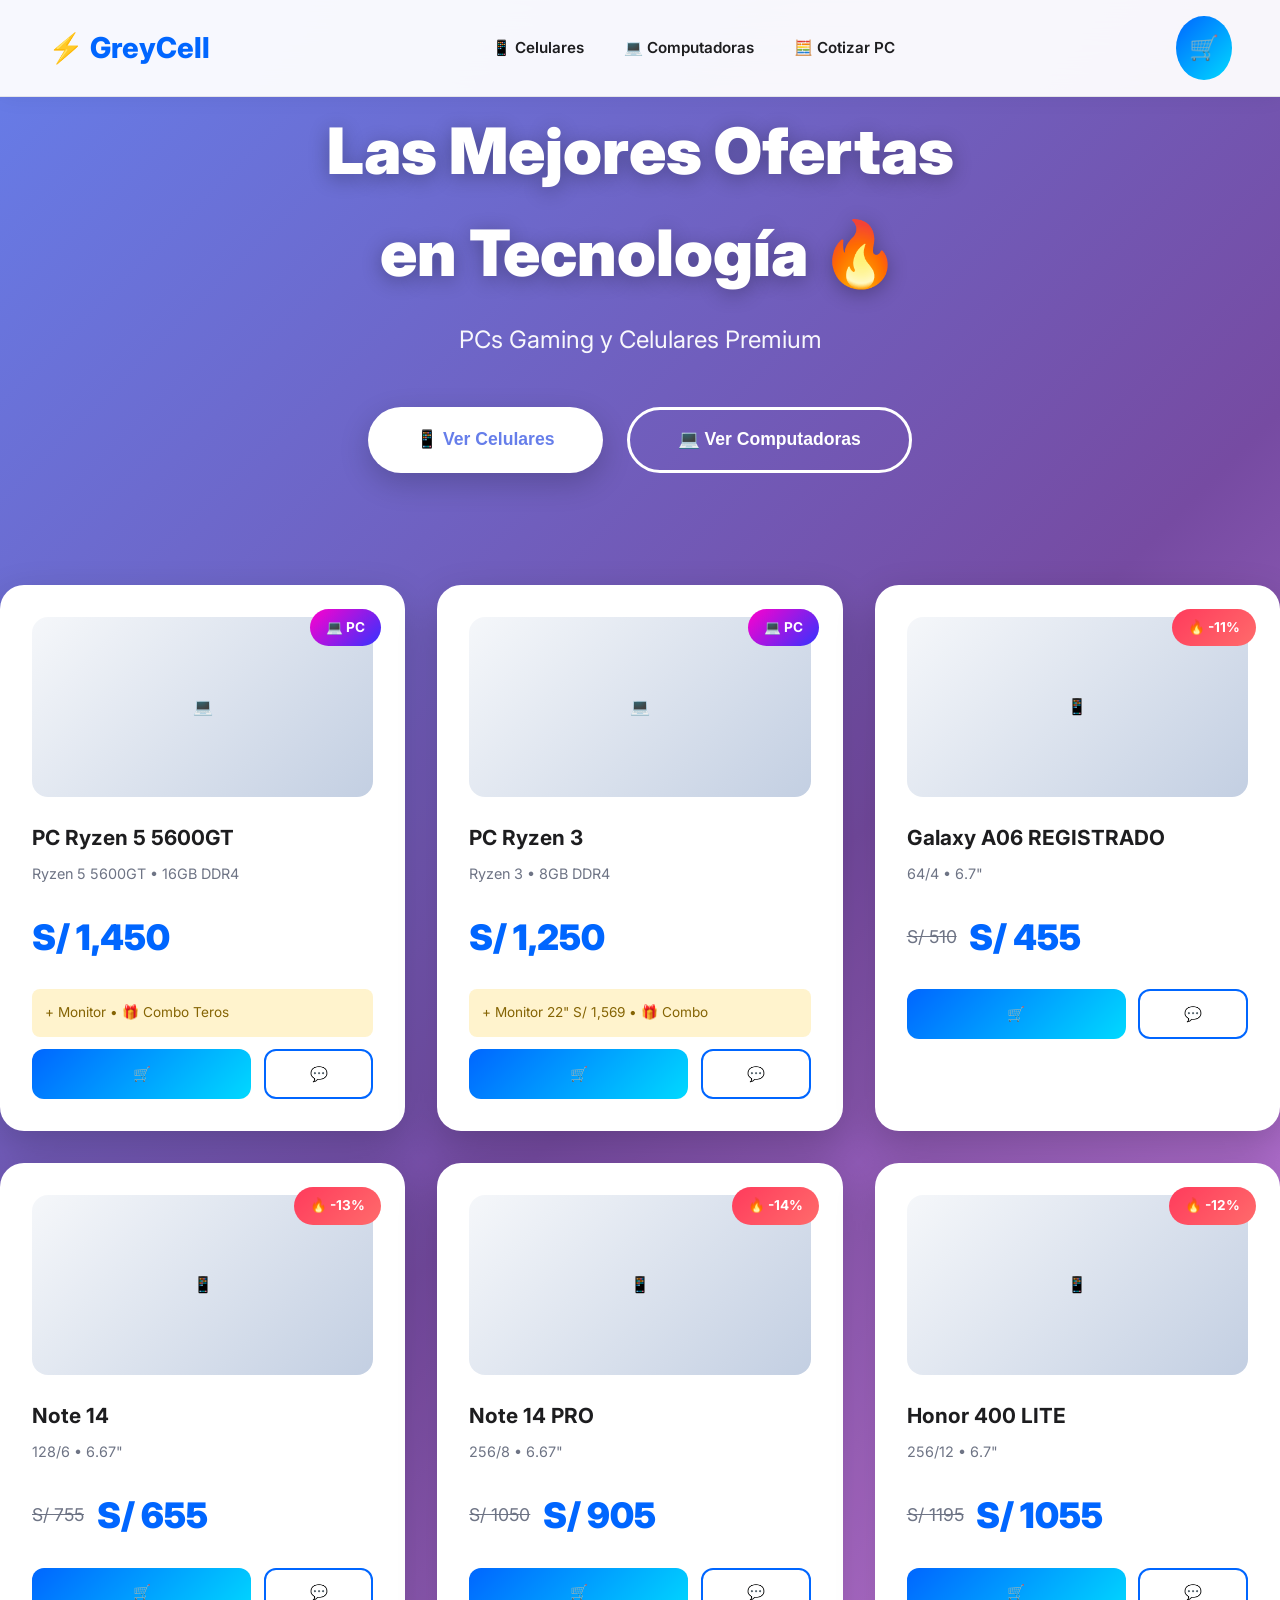
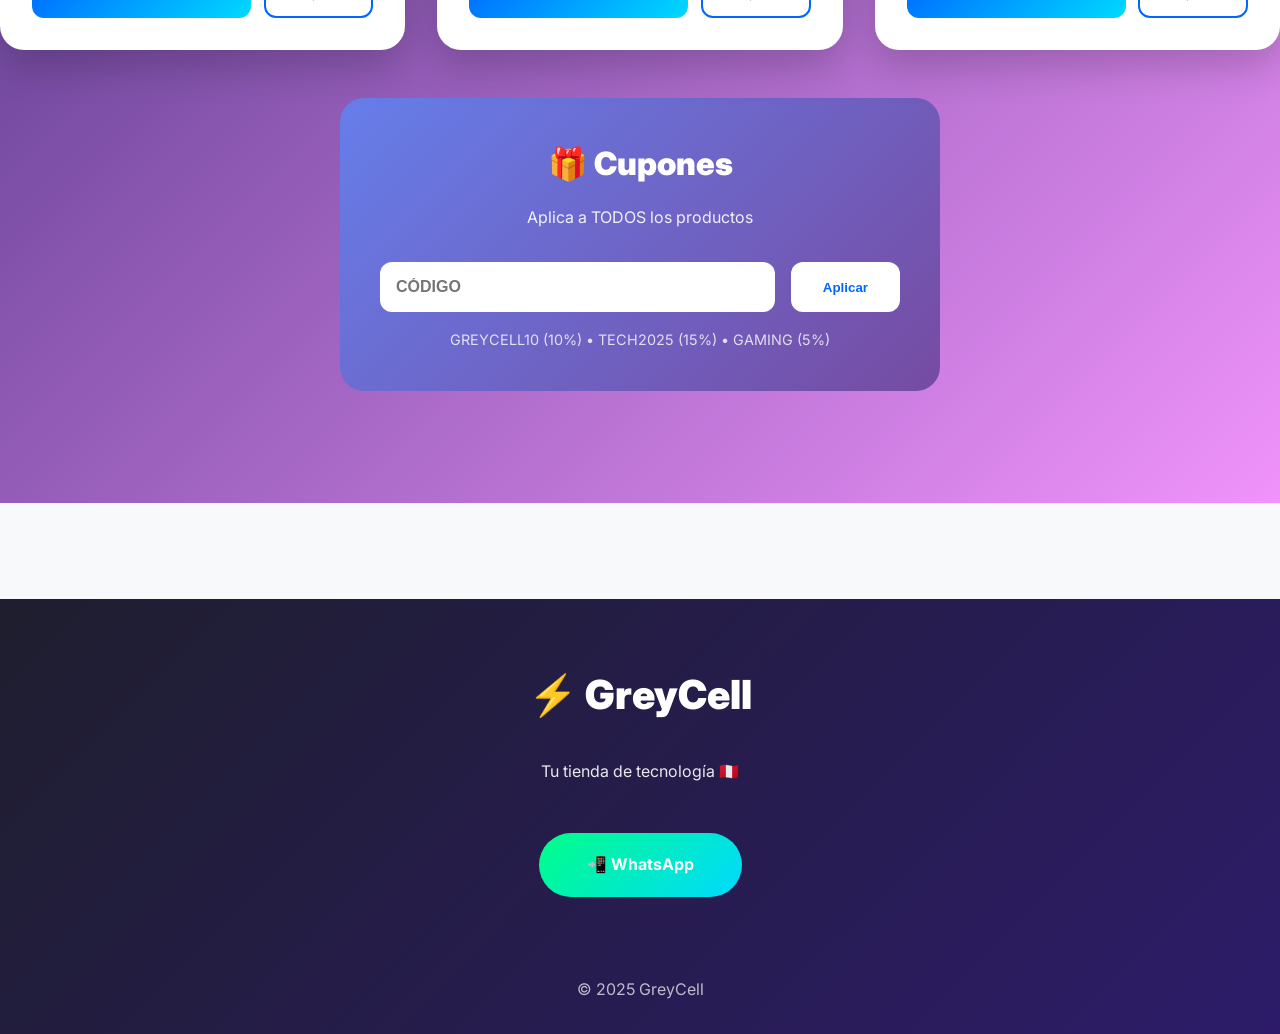
<file: index.html>
<!DOCTYPE html>
<html lang="es">
<head>
    <meta charset="UTF-8">
    <meta name="viewport" content="width=device-width, initial-scale=1.0">
    <title>⚡ GreyCell Store - La Mejor Tienda de Tecnología</title>
    <style>
        @import url('https://fonts.googleapis.com/css2?family=Inter:wght@400;500;600;700;800;900&display=swap');
        *{margin:0;padding:0;box-sizing:border-box}
        body{font-family:'Inter',-apple-system,sans-serif;background:#f8f9fa;color:#1d1d1f;line-height:1.6;overflow-x:hidden}
        .header{background:rgba(255,255,255,0.95);backdrop-filter:blur(20px);position:fixed;top:0;left:0;right:0;z-index:9999;border-bottom:1px solid rgba(0,0,0,0.08);box-shadow:0 2px 20px rgba(0,0,0,0.05)}
        .header-content{max-width:1400px;margin:0 auto;padding:1rem 3rem;display:flex;justify-content:space-between;align-items:center}
        .logo{font-size:1.8rem;font-weight:800;color:#0066ff;cursor:pointer;transition:transform 0.3s}
        .logo:hover{transform:scale(1.05)}
        .nav{display:flex;gap:2.5rem;align-items:center}
        .nav-link{color:#1d1d1f;text-decoration:none;font-size:0.95rem;font-weight:600;padding:0.5rem 0;position:relative;cursor:pointer;transition:all 0.3s}
        .nav-link::after{content:'';position:absolute;bottom:0;left:0;width:0;height:3px;background:linear-gradient(90deg,#0066ff,#00d9ff);transition:width 0.3s}
        .nav-link:hover::after,.nav-link.active::after{width:100%}
        .cart-icon{position:relative;font-size:1.5rem;cursor:pointer;padding:0.8rem;background:linear-gradient(135deg,#0066ff,#00d9ff);border-radius:50%;color:white;transition:all 0.3s}
        .cart-icon:hover{transform:scale(1.1) rotate(5deg);box-shadow:0 8px 25px rgba(0,102,255,0.4)}
        .cart-count{position:absolute;top:-5px;right:-5px;background:#ff3b5c;color:white;border-radius:50%;width:22px;height:22px;display:none;align-items:center;justify-content:center;font-size:0.7rem;font-weight:700;animation:pulse 2s infinite}
        @keyframes pulse{0%,100%{transform:scale(1)}50%{transform:scale(1.1)}}
        .hero{min-height:100vh;background:linear-gradient(135deg,#667eea 0%,#764ba2 50%,#f093fb 100%);padding-top:100px;padding-bottom:4rem;position:relative}
        .hero-content{max-width:1400px;margin:0 auto;padding:0 3rem 3rem 3rem;text-align:center;position:relative}
        .hero-title{font-size:4rem;font-weight:900;color:white;margin-bottom:1rem;text-shadow:0 4px 20px rgba(0,0,0,0.3);animation:fadeInUp 0.8s ease}
        @keyframes fadeInUp{from{opacity:0;transform:translateY(30px)}to{opacity:1;transform:translateY(0)}}
        .hero-subtitle{font-size:1.5rem;color:rgba(255,255,255,0.95);margin-bottom:3rem;animation:fadeInUp 0.8s ease 0.2s both}
        .hero-cta{display:flex;gap:1.5rem;justify-content:center;margin-bottom:4rem;animation:fadeInUp 0.8s ease 0.4s both}
        .cta-btn{padding:1.2rem 3rem;font-size:1.1rem;font-weight:700;border:none;border-radius:50px;cursor:pointer;transition:all 0.3s}
        .cta-primary{background:white;color:#667eea;box-shadow:0 10px 30px rgba(0,0,0,0.2)}
        .cta-primary:hover{transform:translateY(-3px) scale(1.05)}
        .cta-secondary{background:transparent;color:white;border:3px solid white}
        .cta-secondary:hover{background:white;color:#667eea}
        .ofertas-grid{display:grid;grid-template-columns:repeat(auto-fit,minmax(300px,1fr));gap:2rem;max-width:1400px;margin:0 auto;animation:fadeInUp 0.8s ease 0.6s both}
        .offer-card{background:white;border-radius:24px;padding:2rem;box-shadow:0 15px 40px rgba(0,0,0,0.2);transition:all 0.4s;position:relative;cursor:pointer}
        .offer-card:hover{transform:translateY(-12px) scale(1.02);box-shadow:0 25px 60px rgba(0,0,0,0.3)}
        .offer-badge{position:absolute;top:1.5rem;right:1.5rem;background:linear-gradient(135deg,#ff3b5c,#ff6b6b);color:white;padding:0.5rem 1rem;border-radius:50px;font-weight:700;font-size:0.85rem;z-index:10}
        .pc-badge{background:linear-gradient(135deg,#ff00cc,#3333ff)}
        .offer-image{width:100%;height:180px;background:linear-gradient(135deg,#f5f7fa,#c3cfe2);border-radius:16px;display:flex;align-items:center;justify-content:center;margin-bottom:1.5rem;overflow:hidden}
        .offer-image img{width:100%;height:100%;object-fit:contain}
        .offer-name{font-size:1.3rem;font-weight:700;margin-bottom:0.5rem}
        .offer-specs{font-size:0.9rem;color:#6e7485;margin-bottom:1rem}
        .offer-price{display:flex;align-items:center;gap:0.8rem;margin:1.5rem 0}
        .price-old{font-size:1.1rem;color:#6e7485;text-decoration:line-through}
        .price-new{font-size:2.2rem;font-weight:900;color:#0066ff}
        .offer-actions{display:grid;grid-template-columns:2fr 1fr;gap:0.8rem}
        .btn{padding:0.9rem;border:none;border-radius:12px;font-weight:700;font-size:0.9rem;cursor:pointer;transition:all 0.3s}
        .btn-primary{background:linear-gradient(135deg,#0066ff,#00d9ff);color:white}
        .btn-primary:hover{transform:translateY(-2px)}
        .btn-secondary{background:white;color:#0066ff;border:2px solid #0066ff}
        .btn-secondary:hover{background:#0066ff;color:white}
        section{max-width:1400px;margin:4rem auto;padding:0 3rem;display:none}
        section.active{display:block;animation:fadeIn 0.5s ease}
        @keyframes fadeIn{from{opacity:0}to{opacity:1}}
        .section-header{text-align:center;margin-bottom:3rem}
        .section-title{font-size:3rem;font-weight:900;margin-bottom:0.5rem;background:linear-gradient(135deg,#667eea,#764ba2);-webkit-background-clip:text;-webkit-text-fill-color:transparent}
        .section-subtitle{font-size:1.2rem;color:#6e7485}
        .filters{display:flex;justify-content:center;gap:1rem;margin:3rem 0;flex-wrap:wrap}
        .filter-btn{padding:0.8rem 1.8rem;background:white;border:2px solid #e0e0e0;color:#1d1d1f;border-radius:50px;cursor:pointer;font-weight:600;font-size:0.95rem;transition:all 0.3s}
        .filter-btn:hover{transform:translateY(-2px)}
        .filter-btn.active{background:linear-gradient(135deg,#0066ff,#00d9ff);color:white;border-color:transparent}
        .products-grid{display:grid;grid-template-columns:repeat(auto-fill,minmax(280px,1fr));gap:2rem}
        .product-card{background:white;border-radius:20px;padding:1.5rem;box-shadow:0 4px 20px rgba(0,0,0,0.08);transition:all 0.4s;cursor:pointer;position:relative}
        .product-card:hover{transform:translateY(-8px);box-shadow:0 12px 40px rgba(0,0,0,0.15)}
        .product-badge{position:absolute;top:1rem;left:1rem;background:linear-gradient(135deg,#ff3b5c,#ff6b6b);color:white;padding:0.3rem 0.8rem;border-radius:50px;font-weight:700;font-size:0.7rem;z-index:10}
        .badge-registered{background:linear-gradient(135deg,#00d2ff,#3a7bd5);top:3.3rem}
        .product-image{width:100%;height:150px;background:linear-gradient(135deg,#f8f9fa,#e3f2fd);border-radius:12px;display:flex;align-items:center;justify-content:center;margin-bottom:1rem;overflow:hidden}
        .product-image img{width:100%;height:100%;object-fit:contain}
        .product-brand{font-size:0.85rem;font-weight:700;color:#0066ff;text-transform:uppercase;margin-bottom:0.5rem}
        .product-name{font-size:1.1rem;font-weight:700;margin-bottom:0.8rem;min-height:2.5rem}
        .product-specs{background:#f8f9fa;border-radius:12px;padding:0.8rem;margin:0.8rem 0;font-size:0.85rem}
        .spec-row{display:flex;justify-content:space-between;padding:0.3rem 0}
        .spec-label{color:#6e7485}
        .spec-value{font-weight:700}
        .product-price{font-size:1.8rem;font-weight:900;color:#0066ff;margin:1rem 0}
        .old-price{font-size:1rem;color:#6e7485;text-decoration:line-through;margin-right:0.5rem}
        .product-actions{display:grid;grid-template-columns:2fr 1fr;gap:0.6rem}
        .coupon-section{background:linear-gradient(135deg,#667eea,#764ba2);border-radius:24px;padding:2.5rem;margin:3rem auto;max-width:600px;text-align:center}
        .coupon-title{font-size:2rem;font-weight:900;color:white;margin-bottom:1rem}
        .coupon-subtitle{color:rgba(255,255,255,0.9);margin-bottom:2rem}
        .coupon-input-group{display:flex;gap:1rem}
        .coupon-input{flex:1;padding:1rem;border:none;border-radius:12px;font-size:1rem;font-weight:600;text-transform:uppercase}
        .coupon-apply{padding:1rem 2rem;background:white;color:#0066ff;border:none;border-radius:12px;font-weight:700;cursor:pointer}
        .coupon-message{color:white;font-weight:600;margin-top:1rem;padding:0.8rem;border-radius:8px;display:none}
        .coupon-message.success{background:rgba(0,255,136,0.3);display:block}
        .coupon-message.error{background:rgba(255,59,92,0.3);display:block}
        .cart-modal{display:none;position:fixed;top:0;left:0;right:0;bottom:0;background:rgba(0,0,0,0.7);backdrop-filter:blur(10px);z-index:100000}
        .cart-content{position:absolute;top:50%;left:50%;transform:translate(-50%,-50%);background:white;border-radius:24px;padding:2.5rem;max-width:600px;width:90%;max-height:85vh;overflow-y:auto}
        .close-modal{position:absolute;top:1.5rem;right:1.5rem;font-size:1.8rem;cursor:pointer;color:#6e7485}
        .cart-title{font-size:2.2rem;font-weight:900;margin-bottom:2rem;background:linear-gradient(135deg,#667eea,#764ba2);-webkit-background-clip:text;-webkit-text-fill-color:transparent}
        .cart-item{background:#f8f9fa;padding:1.2rem;border-radius:14px;margin-bottom:1rem;display:flex;justify-content:space-between;align-items:center}
        .cart-item-name{font-weight:700}
        .cart-item-price{color:#0066ff;font-weight:700}
        .remove-btn{background:linear-gradient(135deg,#ff3b5c,#ff6b6b);color:white;border:none;padding:0.6rem 1.2rem;border-radius:8px;cursor:pointer}
        .cart-total{text-align:center;font-size:2.2rem;font-weight:900;margin:2rem 0;padding:1.5rem 0;border-top:2px solid #f8f9fa;color:#0066ff}
        .discount-amount{font-size:1.2rem;color:#00ff88;text-align:center}
        .checkout-btn{width:100%;padding:1.3rem;background:linear-gradient(135deg,#00ff88,#00d9ff);color:white;border:none;border-radius:14px;font-weight:700;font-size:1.1rem;cursor:pointer}
        .footer{background:linear-gradient(135deg,#1e1e2e,#2d1b69);color:white;padding:4rem 3rem 2rem;text-align:center;margin-top:6rem}
        .footer-logo{font-size:2.5rem;font-weight:900;margin-bottom:2rem}
        .whatsapp-btn{display:inline-block;background:linear-gradient(135deg,#00ff88,#00d9ff);color:white;padding:1.2rem 3rem;border-radius:50px;text-decoration:none;font-weight:700;margin:2rem 0}
        .notification{position:fixed;top:100px;right:30px;background:white;padding:1rem 1.5rem;border-radius:14px;box-shadow:0 8px 30px rgba(0,0,0,0.2);z-index:100001;animation:slideInRight 0.4s,slideOutRight 0.4s 2.6s;border-left:4px solid}
        @keyframes slideInRight{from{transform:translateX(400px)}to{transform:translateX(0)}}
        @keyframes slideOutRight{to{transform:translateX(400px)}}
        .detail-modal{display:none;position:fixed;top:0;left:0;right:0;bottom:0;background:rgba(0,0,0,0.8);backdrop-filter:blur(10px);z-index:100002;animation:fadeIn 0.3s}
        .detail-content{position:absolute;top:50%;left:50%;transform:translate(-50%,-50%);background:white;border-radius:24px;padding:0;max-width:900px;width:90%;max-height:90vh;overflow-y:auto;animation:zoomIn 0.4s}
        @keyframes zoomIn{from{transform:translate(-50%,-50%) scale(0.8);opacity:0}to{transform:translate(-50%,-50%) scale(1);opacity:1}}
        .detail-header{position:relative;padding:2rem;background:linear-gradient(135deg,#667eea,#764ba2);color:white;border-radius:24px 24px 0 0}
        .detail-close{position:absolute;top:1rem;right:1rem;font-size:2rem;cursor:pointer;color:white;width:40px;height:40px;display:flex;align-items:center;justify-content:center;border-radius:50%;transition:all 0.3s}
        .detail-close:hover{background:rgba(255,255,255,0.2);transform:rotate(90deg)}
        .detail-body{padding:2rem}
        .detail-image{width:100%;height:300px;background:linear-gradient(135deg,#f5f7fa,#c3cfe2);border-radius:16px;display:flex;align-items:center;justify-content:center;margin-bottom:2rem;overflow:hidden}
        .detail-image img{width:100%;height:100%;object-fit:contain}
        .detail-title{font-size:2rem;font-weight:900;margin-bottom:1rem}
        .detail-price{font-size:2.5rem;font-weight:900;color:#0066ff;margin:1.5rem 0}
        .detail-specs-grid{display:grid;grid-template-columns:repeat(auto-fit,minmax(200px,1fr));gap:1rem;margin:2rem 0}
        .detail-spec{background:#f8f9fa;padding:1rem;border-radius:12px}
        .detail-spec-label{font-size:0.85rem;color:#6e7485;margin-bottom:0.3rem}
        .detail-spec-value{font-size:1.1rem;font-weight:700}
        .pc-offers-section{background:linear-gradient(135deg,#fff3cd,#ffe69c);padding:2rem;border-radius:16px;margin:2rem 0;border:3px solid #ffaa00;position:relative;overflow:hidden}
        .pc-offers-section::before{content:'🎁';position:absolute;top:-20px;right:-20px;font-size:8rem;opacity:0.1;animation:rotate 20s linear infinite}
        @keyframes rotate{from{transform:rotate(0deg)}to{transform:rotate(360deg)}}
        .offer-title{font-size:1.5rem;font-weight:900;color:#856404;margin-bottom:1.5rem;text-align:center;animation:bounce 2s infinite}
        @keyframes bounce{0%,100%{transform:translateY(0)}50%{transform:translateY(-10px)}}
        .offer-option{background:white;padding:1.5rem;border-radius:12px;margin:1rem 0;border:2px solid #ffaa00;transition:all 0.3s;cursor:pointer}
        .offer-option:hover{transform:scale(1.02);box-shadow:0 8px 25px rgba(255,170,0,0.3)}
        .offer-option-title{font-size:1.2rem;font-weight:700;color:#1d1d1f;margin-bottom:0.5rem}
        .offer-option-price{font-size:1.8rem;font-weight:900;color:#0066ff;margin:0.5rem 0}
        .offer-gift-badge{display:inline-block;background:linear-gradient(135deg,#00ff88,#00d9ff);color:white;padding:0.5rem 1rem;border-radius:50px;font-weight:700;font-size:0.9rem;margin-top:0.5rem;animation:pulse 2s infinite}
        .detail-actions{display:grid;grid-template-columns:1fr 1fr;gap:1rem;margin-top:2rem}
        .btn-large{padding:1.2rem;font-size:1.1rem}
        @media (max-width:768px){.hero-title{font-size:2.5rem}.nav{display:none}.products-grid{grid-template-columns:1fr}.ofertas-grid{grid-template-columns:1fr}.coupon-input-group{flex-direction:column}.detail-content{width:95%}.detail-specs-grid{grid-template-columns:1fr}.detail-actions{grid-template-columns:1fr}}
    </style>
</head>
<body>
    <div class="header">
        <div class="header-content">
            <div class="logo" onclick="showHome()">⚡ GreyCell</div>
            <nav class="nav">
                <a class="nav-link" onclick="showSection('celulares')" id="nav-celulares">📱 Celulares</a>
                <a class="nav-link" onclick="showSection('computadoras')" id="nav-computadoras">💻 Computadoras</a>
                <a class="nav-link" href="cotizador.html" id="nav-cotizador">🧮 Cotizar PC</a>
            </nav>
            <div class="cart-icon" onclick="toggleCart()">🛒<span class="cart-count" id="cart-count">0</span></div>
        </div>
    </div>

    <div class="hero" id="hero-section">
        <div class="hero-content">
            <h1 class="hero-title">Las Mejores Ofertas<br>en Tecnología 🔥</h1>
            <p class="hero-subtitle">PCs Gaming y Celulares Premium</p>
            <div class="hero-cta">
                <button class="cta-btn cta-primary" onclick="showSection('celulares')">📱 Ver Celulares</button>
                <button class="cta-btn cta-secondary" onclick="showSection('computadoras')">💻 Ver Computadoras</button>
            </div>
        </div>
        <div class="ofertas-grid" id="hero-ofertas"></div>
        <div class="coupon-section">
            <h3 class="coupon-title">🎁 Cupones</h3>
            <p class="coupon-subtitle">Aplica a TODOS los productos</p>
            <div class="coupon-input-group">
                <input type="text" class="coupon-input" id="coupon-input" placeholder="CÓDIGO">
                <button class="coupon-apply" onclick="applyCoupon()">Aplicar</button>
            </div>
            <div class="coupon-message" id="coupon-message"></div>
            <p style="color:rgba(255,255,255,0.8);font-size:0.9rem;margin-top:1rem">GREYCELL10 (10%) • TECH2025 (15%) • GAMING (5%)</p>
        </div>
    </div>

    <section id="celulares-section">
        <div class="section-header">
            <h2 class="section-title">📱 Todos los Celulares</h2>
            <p class="section-subtitle">Encuentra tu smartphone</p>
        </div>
        <div class="filters">
            <button class="filter-btn active" data-brand="all">Todos</button>
            <button class="filter-btn" data-brand="samsung">Samsung</button>
            <button class="filter-btn" data-brand="redmi">Redmi</button>
            <button class="filter-btn" data-brand="poco">Poco</button>
            <button class="filter-btn" data-brand="honor">Honor</button>
            <button class="filter-btn" data-brand="realme">Realme</button>
            <button class="filter-btn" data-brand="motorola">Motorola</button>
            <button class="filter-btn" data-brand="magic">Magic</button>
        </div>
        <div class="products-grid" id="celulares-container"></div>
    </section>

    <section id="computadoras-section">
        <div class="section-header">
            <h2 class="section-title">💻 Computadoras</h2>
            <p class="section-subtitle">PCs, Componentes y Monitores</p>
        </div>
        <div class="filters">
            <button class="filter-btn active" data-pc-cat="pcs">PCs Completas</button>
            <button class="filter-btn" data-pc-cat="componentes">Componentes</button>
            <button class="filter-btn" data-pc-cat="monitores">Monitores</button>
        </div>
        <div id="pcs-section" class="products-grid" style="display:grid"></div>
        <div id="componentes-section" style="display:none">
            <div class="filters" style="margin-top:2rem">
                <button class="filter-btn active" data-comp="procesadores">Procesadores</button>
                <button class="filter-btn" data-comp="placas">Placas Madre</button>
                <button class="filter-btn" data-comp="ram">RAM</button>
                <button class="filter-btn" data-comp="ssd">SSD/NVME</button>
                <button class="filter-btn" data-comp="cases">Cases</button>
            </div>
            <div class="products-grid" id="componentes-container"></div>
        </div>
        <div id="monitores-section" class="products-grid" style="display:none"></div>
    </section>

    <div class="cart-modal" id="cart-modal" onclick="closeCartIfOutside(event)">
        <div class="cart-content" onclick="event.stopPropagation()">
            <span class="close-modal" onclick="toggleCart()">✕</span>
            <h2 class="cart-title">🛒 Tu Carrito</h2>
            <div id="cart-items"></div>
            <div class="discount-amount" id="discount-amount"></div>
            <div class="cart-total" id="cart-total">Total: S/ 0</div>
            <button class="checkout-btn" onclick="checkout()">💬 Comprar WhatsApp</button>
        </div>
    </div>

    <div class="detail-modal" id="detail-modal" onclick="closeDetailIfOutside(event)">
        <div class="detail-content" onclick="event.stopPropagation()">
            <div class="detail-header">
                <span class="detail-close" onclick="closeDetail()">✕</span>
                <div class="detail-title" id="detail-title"></div>
                <div class="detail-price" id="detail-price"></div>
            </div>
            <div class="detail-body">
                <div class="detail-image" id="detail-image"></div>
                <div id="detail-specs"></div>
                <div id="detail-offers"></div>
                <div class="detail-actions">
                    <button class="btn btn-primary btn-large" id="detail-add-cart">🛒 Agregar al Carrito</button>
                    <button class="btn btn-secondary btn-large" id="detail-consult">💬 Consultar</button>
                </div>
            </div>
        </div>
    </div>

    <div class="footer">
        <div class="footer-logo">⚡ GreyCell</div>
        <p style="opacity:0.9;margin-bottom:1rem">Tu tienda de tecnología 🇵🇪</p>
        <a href="https://wa.me/51992039149" class="whatsapp-btn" target="_blank">📲 WhatsApp</a>
        <p style="opacity:0.7;margin-top:3rem">© 2025 GreyCell</p>
    </div>

<script>
const REPO_URL='https://raw.githubusercontent.com/brayan-rr/tienda_cel_cliente_final/main/';
const featuredPCs=[{name:"PC Ryzen 5 5600GT",processor:"Ryzen 5 5600GT",ram:"16GB DDR4",storage:"M.2 256GB",price:1450,image:"mipc.jpeg",offers:"+ Monitor • 🎁 Combo Teros"},{name:"PC Ryzen 3",processor:"Ryzen 3",ram:"8GB DDR4",storage:"M.2 256GB",price:1250,image:"mipc2.jpeg",offers:"+ Monitor 22\" S/ 1,569 • 🎁 Combo"}];
const celulares=[{brand:"samsung",name:"Galaxy A05",ram:"128/4",screen:"6.7\"",camera:"50MP",price:505,image:"SAMSUNG_A05.jpeg"},{brand:"samsung",name:"Galaxy A05",ram:"64/4",screen:"6.7\"",camera:"50MP",price:425,image:"SAMSUNG_A05.jpeg"},{brand:"samsung",name:"Galaxy A05S",ram:"128/6",screen:"6.7\"",camera:"50MP",price:595,image:"SAMSUNG_A05.jpeg"},{brand:"samsung",name:"Galaxy A06 REGISTRADO",ram:"64/4",screen:"6.7\"",camera:"50MP",price:455,registered:true,offer:true,oldPrice:510,image:"SAMSUNG_A06.jpeg"},{brand:"samsung",name:"Galaxy A06",ram:"128/4",screen:"6.7\"",camera:"50MP",price:525,image:"SAMSUNG_A06.jpeg"},{brand:"samsung",name:"Galaxy A07 REGISTRADO",ram:"64/4",screen:"6.7\"",camera:"50MP",price:525,registered:true,image:"SAMSUNG_A07.jpeg"},{brand:"samsung",name:"Galaxy A07 REGISTRADO",ram:"128/4",screen:"6.7\"",camera:"50MP",price:575,registered:true,image:"SAMSUNG_A07.jpeg"},{brand:"samsung",name:"Galaxy A16",ram:"128/4",screen:"6.7\"",camera:"50MP",price:595,image:"SAMSUNG_A16.jpeg"},{brand:"samsung",name:"Galaxy A16 REGISTRADO",ram:"128/4",screen:"6.7\"",camera:"50MP",price:625,registered:true,image:"SAMSUNG_A16.jpeg"},{brand:"samsung",name:"Galaxy A16",ram:"128/6",screen:"6.7\"",camera:"50MP",price:685,image:"SAMSUNG_A16.jpeg"},{brand:"samsung",name:"Galaxy A16",ram:"256/8",screen:"6.7\"",camera:"50MP",price:815,image:"SAMSUNG_A16.jpeg"},{brand:"samsung",name:"Galaxy A17",ram:"256/8",screen:"6.7\"",camera:"50MP",price:905,image:"SAMSUNG_A17.jpeg"},{brand:"samsung",name:"Galaxy A26",ram:"256/8",screen:"6.7\"",camera:"50MP",price:905,image:"SAMSUNG_A26.jpeg"},{brand:"samsung",name:"Galaxy A36",ram:"256/8",screen:"6.6\"",camera:"50MP",price:1195,image:"SAMSUNG_A36.jpeg"},{brand:"samsung",name:"Galaxy A36",ram:"256/12",screen:"6.6\"",camera:"50MP",price:1245,image:"SAMSUNG_A36.jpeg"},{brand:"samsung",name:"Galaxy A56",ram:"256/8",screen:"6.7\"",camera:"50MP",price:1395,image:"SAMSUNG_A56.jpeg"},{brand:"samsung",name:"Galaxy A56",ram:"256/12",screen:"6.7\"",camera:"50MP",price:1445,image:"SAMSUNG_A56.jpeg"},{brand:"samsung",name:"Galaxy F17 5G",ram:"128/4",screen:"6.7\"",camera:"50MP",price:725,image:"SAMSUNG_F17.jpeg"},{brand:"samsung",name:"Galaxy S25 ULTRA",ram:"512/12",screen:"6.8\"",camera:"200MP",price:4120,image:"SAMSUNG_S25.jpeg"},{brand:"redmi",name:"Redmi A5",ram:"64/3",screen:"6.71\"",camera:"8MP",price:385,image:"REDMI_A5.jpeg"},{brand:"redmi",name:"Redmi A5 REGISTRADO",ram:"64/3",screen:"6.71\"",camera:"8MP",price:425,registered:true,image:"REDMI_A5.jpeg"},{brand:"redmi",name:"Redmi A5",ram:"128/4",screen:"6.71\"",camera:"8MP",price:425,image:"REDMI_A5.jpeg"},{brand:"redmi",name:"Redmi 9C",ram:"128/4",screen:"6.53\"",camera:"13MP",price:525,image:"REDMI_9C.jpeg"},{brand:"redmi",name:"Redmi 14C",ram:"128/4",screen:"6.88\"",camera:"50MP",price:485,image:"REDMI_14C.jpeg"},{brand:"redmi",name:"Redmi 14C",ram:"256/4",screen:"6.88\"",camera:"50MP",price:515,image:"REDMI_14C.jpeg"},{brand:"redmi",name:"Redmi 14C",ram:"256/8",screen:"6.88\"",camera:"50MP",price:565,image:"REDMI_14C.jpeg"},{brand:"redmi",name:"Redmi 15",ram:"256/8",screen:"6.74\"",camera:"50MP",price:755,image:"REDMI_15.jpeg"},{brand:"redmi",name:"Redmi 15C",ram:"128/4",screen:"6.88\"",camera:"50MP",price:525,image:"REDMI_15C.jpeg"},{brand:"redmi",name:"Redmi 15C REGISTRADO",ram:"128/4",screen:"6.88\"",camera:"50MP",price:575,registered:true,image:"REDMI_15C.jpeg"},{brand:"redmi",name:"Redmi 15C",ram:"256/8",screen:"6.88\"",camera:"50MP",price:595,image:"REDMI_15C.jpeg"},{brand:"redmi",name:"Redmi 15C REGISTRADO",ram:"256/4",screen:"6.88\"",camera:"50MP",price:665,registered:true,image:"REDMI_15C.jpeg"},{brand:"redmi",name:"Note 12",ram:"256/8",screen:"6.67\"",camera:"50MP",price:905,image:"REDMI_12.jpeg"},{brand:"redmi",name:"Note 12 PRO PLUS",ram:"256/8",screen:"6.67\"",camera:"200MP",price:1295,image:"redmi_12 pro.jpeg"},{brand:"redmi",name:"Note 13",ram:"128/6",screen:"6.67\"",camera:"108MP",price:755,image:"redmi_13.jpeg"},{brand:"redmi",name:"Note 13 PRO 5G",ram:"256/8",screen:"6.67\"",camera:"200MP",price:1285,image:"redmi_13pro.jpeg"},{brand:"redmi",name:"Note 14",ram:"128/6",screen:"6.67\"",camera:"50MP",price:655,offer:true,oldPrice:755,image:"redmi_14.jpeg"},{brand:"redmi",name:"Note 14",ram:"256/8",screen:"6.67\"",camera:"50MP",price:735,image:"redmi_14.jpeg"},{brand:"redmi",name:"Note 14S",ram:"256/8",screen:"6.67\"",camera:"50MP",price:905,image:"redmi_14s.jpeg"},{brand:"redmi",name:"Note 14 PRO",ram:"256/8",screen:"6.67\"",camera:"50MP",price:905,offer:true,oldPrice:1050,image:"redmi_14pro.jpeg"},{brand:"redmi",name:"Note 14 PRO 5G",ram:"256/8",screen:"6.67\"",camera:"200MP",price:1015,image:"redmi_14pro.jpeg"},{brand:"redmi",name:"Note 14 PRO 5G",ram:"512/12",screen:"6.67\"",camera:"200MP",price:1145,image:"redmi_14pro.jpeg"},{brand:"redmi",name:"Note 14 PRO PLUS",ram:"256/8",screen:"6.67\"",camera:"200MP",price:1295,image:"redmi_note14pro plus.jpeg"},{brand:"redmi",name:"Note 14 PRO PLUS",ram:"512/12",screen:"6.67\"",camera:"200MP",price:1415,image:"redmi_note14pro plus.jpeg"},{brand:"poco",name:"Poco X5",ram:"256/8",screen:"6.67\"",camera:"48MP",price:1055,image:"poco_x5(2).jpeg"},{brand:"poco",name:"Poco X7 PRO",ram:"256/12",screen:"6.67\"",camera:"50MP",price:1265,image:"poco_x7pro.jpeg"},{brand:"poco",name:"Poco X7 PRO",ram:"512/12",screen:"6.67\"",camera:"50MP",price:1415,image:"poco_x7pro.jpeg"},{brand:"poco",name:"Poco M6 PRO",ram:"512/12",screen:"6.67\"",camera:"64MP",price:1005,image:"poco_m6pro.jpeg"},{brand:"poco",name:"Poco F7 PRO",ram:"512/12",screen:"6.67\"",camera:"50MP",price:1845,image:"poco_f7pro.jpeg"},{brand:"realme",name:"Realme C21Y",ram:"64/4",screen:"6.5\"",camera:"13MP",price:545,image:"realme_c21y.jpeg"},{brand:"realme",name:"Realme C61",ram:"256/8",screen:"6.74\"",camera:"50MP",price:675,image:"realme_c61.jpeg"},{brand:"honor",name:"Honor X5C",ram:"64/4",screen:"6.56\"",camera:"50MP",price:425,image:"honor_x5c.jpeg"},{brand:"honor",name:"Honor X5C",ram:"128/4",screen:"6.56\"",camera:"50MP",price:455,image:"honor_x5c.jpeg"},{brand:"honor",name:"Honor X5C REGISTRADO",ram:"64/4",screen:"6.56\"",camera:"50MP",price:455,registered:true,image:"honor_x5c.jpeg"},{brand:"honor",name:"Honor X6B",ram:"128/4",screen:"6.56\"",camera:"50MP",price:505,image:"honor_x6b.jpeg"},{brand:"honor",name:"Honor X6C",ram:"256/8",screen:"6.77\"",camera:"50MP",price:605,image:"honor_x6c.jpeg"},{brand:"honor",name:"Honor X6C REGISTRADO",ram:"256/8",screen:"6.77\"",camera:"50MP",price:625,registered:true,image:"honor_x6c.jpeg"},{brand:"honor",name:"Honor X7C",ram:"256/8",screen:"6.77\"",camera:"108MP",price:715,image:"honor_x7c.jpeg"},{brand:"honor",name:"Honor X7D",ram:"256/8",screen:"6.77\"",camera:"108MP",price:745,image:"honor_x7d.jpeg"},{brand:"honor",name:"Honor X8A",ram:"256/8",screen:"6.7\"",camera:"100MP",price:885,image:"honor_x8a.jpeg"},{brand:"honor",name:"Honor X8C",ram:"256/8",screen:"6.7\"",camera:"108MP",price:875,image:"honor_x8c.jpeg"},{brand:"honor",name:"Honor 200 LITE",ram:"256/8",screen:"6.7\"",camera:"108MP",price:955,image:"honor_200lite.jpeg"},{brand:"honor",name:"Honor 200",ram:"256/12",screen:"6.7\"",camera:"50MP",price:1545,image:"honor_200.jpeg"},{brand:"honor",name:"Honor 400",ram:"12/256",screen:"6.7\"",camera:"108MP",price:1495,image:"honor_400.jpeg"},{brand:"honor",name:"Honor 400",ram:"12/512",screen:"6.7\"",camera:"108MP",price:1595,image:"honor_400.jpeg"},{brand:"honor",name:"Honor 400 LITE",ram:"256/12",screen:"6.7\"",camera:"108MP",price:1055,offer:true,oldPrice:1195,image:"honor_400lite.jpeg"},{brand:"honor",name:"Honor 400 PRO",ram:"512/12",screen:"6.78\"",camera:"108MP",price:2695,image:"honor_400pro.jpeg"},{brand:"motorola",name:"Motorola G04 REGISTRADO",ram:"128/4",screen:"6.6\"",camera:"16MP",price:475,registered:true,image:"motorola_g04.jpeg"},{brand:"motorola",name:"Motorola E14 REGISTRADO",ram:"64/2",screen:"6.56\"",camera:"13MP",price:395,registered:true,image:"motorola_e14.jpeg"},{brand:"motorola",name:"Motorola E15 REGISTRADO",ram:"64/2",screen:"6.56\"",camera:"13MP",price:425,registered:true,image:"motorola_e15.jpeg"},{brand:"magic",name:"Magic 7 LITE",ram:"256/8",screen:"6.78\"",camera:"108MP",price:1195,offer:true,oldPrice:1345,image:"honor magic 7 lite.jpeg"},{brand:"magic",name:"Magic 7 LITE",ram:"512/8",screen:"6.78\"",camera:"108MP",price:1295,image:"honor magic 7 lite.jpeg"},{brand:"magic",name:"Magic 7 LITE REGISTRADO",ram:"256/8",screen:"6.78\"",camera:"108MP",price:1325,registered:true,image:"honor magic 7 lite.jpeg"}];
const componentes={procesadores:[{name:"AMD RYZEN 5 5600GT",price:499,image:"ryzen_5_5600gt.jpeg"},{name:"INTEL CORE i5 12400F",price:475,image:"intel_i5_12400f.jpeg"},{name:"AMD RYZEN 5 5500",price:305,image:"ryzen_5_5500.jpeg"},{name:"INTEL CORE i5 14400F",price:559,image:"intel_i5_14400f.jpeg"},{name:"AMD RYZEN 7 5700G",price:620,image:"ryzen_7_5700g.jpeg"}],placas:[{name:"MSI B550M-A PRO DDR4",price:279,image:"msi_b550m.jpeg"},{name:"MSI B760M-E DDR4",price:325,image:"msi_b760m_e.jpeg"},{name:"GIGABYTE B550M K DDR4",price:295,image:"gigabyte_b550m.jpeg"},{name:"MSI B760M-P 4DIMMs DDR4",price:399,image:"msi_b760m_p.jpeg"},{name:"ASUS PRIME B760M-A DDR5",price:449,image:"asus_b760m.jpeg"}],ram:[{name:"PATRIOT 16GB DDR4 3200MHZ",price:199,image:"patriot_16gb_ddr4.jpeg"},{name:"KINGSTON FURY 16GB DDR4",price:197,image:"kingston_fury_ddr4.jpeg"},{name:"XPG D35 16GB DDR4",price:195,image:"xpg_d35.jpeg"},{name:"KINGSTON FURY 16GB DDR5",price:219,image:"kingston_fury_ddr5.jpeg"},{name:"PATRIOT 16GB DDR5 5200MHZ",price:195,image:"patriot_16gb_ddr5.jpeg"}],ssd:[{name:"KINGSTON NV3 1TB PCIe 4.0",price:279,image:"kingston_nv3.jpeg"},{name:"ADATA LEGEND 860 1TB GEN4",price:279,image:"adata_legend_860.jpeg"},{name:"WD GREEN SN350 1TB NVME",price:235,image:"wd_green.jpeg"},{name:"LEXAR NM790 1TB PCI 4.0",price:279,image:"lexar_nm790.jpeg"},{name:"PATRIOT P300 1TB PCIe 3.0",price:249,image:"patriot_p300.jpeg"}],cases:[{name:"HALION LUNA 3 FANS RGB",price:79,image:"halion_luna.jpeg"},{name:"CYBERTEL ELEMENT+ WHITE",price:110,image:"cybertel_element.jpeg"},{name:"HALION SNAKE WHITE",price:119,image:"halion_snake.jpeg"},{name:"MICRONIC WARRIOR WHITE",price:149,image:"micronic_warrior.jpeg"},{name:"CASE GAMER, CYBERTEL TRAN ROBOT  ",price:165,image:"halion_polaris.jpeg"}]};
const monitores=[{name:"TEROS 24\" 144HZ IPS",price:262,image:"teros_24.jpeg"},{name:"MICRONICS 27P 144HZ",price:329,image:"micronics_27.jpeg"},{name:"XIAOMI G24I 180HZ",price:389,image:"xiaomi_g24i.jpeg"},{name:"MSI MAG 242C 180HZ",price:430,image:"msi_mag_242c.jpeg"},{name:"TEROS 27P QHD 200Hz",price:579,image:"teros_27_qhd.jpeg"}];
const coupons={"GREYCELL10":{discount:0.10,description:"10%"},"TECH2025":{discount:0.15,description:"15%"},"GAMING":{discount:0.05,description:"5%"}};
let cart=[],currentFilter='all',currentPCCat='pcs',currentComp='procesadores',appliedCoupon=null;
window.onload=function(){loadCart();renderHeroOfertas();renderCelulares();renderPCs();renderComponentes();renderMonitores();setupFilters()};
function showHome(){document.getElementById('hero-section').style.display='block';document.querySelectorAll('section').forEach(s=>s.classList.remove('active'));document.querySelectorAll('.nav-link').forEach(n=>n.classList.remove('active'));window.scrollTo({top:0,behavior:'smooth'})}
function showSection(section){document.getElementById('hero-section').style.display='none';document.querySelectorAll('section').forEach(s=>s.classList.remove('active'));document.getElementById(section+'-section').classList.add('active');document.querySelectorAll('.nav-link').forEach(n=>n.classList.remove('active'));document.getElementById('nav-'+section)?.classList.add('active');window.scrollTo({top:0,behavior:'smooth'})}
function renderHeroOfertas(){const container=document.getElementById('hero-ofertas');const celOfertas=celulares.filter(c=>c.offer).slice(0,4);const allOfertas=[...featuredPCs,...celOfertas];container.innerHTML=allOfertas.map(p=>{if(p.processor)return`<div class="offer-card"><span class="offer-badge pc-badge">💻 PC</span><div class="offer-image"><img src="${REPO_URL}${p.image}" onerror="this.parentElement.innerHTML='💻'"></div><div class="offer-name">${p.name}</div><div class="offer-specs">${p.processor} • ${p.ram}</div><div class="offer-price"><span class="price-new">S/ ${p.price.toLocaleString()}</span></div><div style="background:#fff3cd;padding:0.8rem;border-radius:8px;margin:0.8rem 0;font-size:0.85rem;color:#856404">${p.offers}</div><div class="offer-actions"><button class="btn btn-primary" onclick='addToCart(${JSON.stringify(p).replace(/"/g,"&quot;")},"pc")'>🛒</button><button class="btn btn-secondary" onclick='consultProduct(${JSON.stringify(p).replace(/"/g,"&quot;")},"pc")'>💬</button></div></div>`;else return`<div class="offer-card">${p.offer?'<span class="offer-badge">🔥 -'+Math.round(((p.oldPrice-p.price)/p.oldPrice)*100)+'%</span>':''}<div class="offer-image"><img src="${REPO_URL}${p.image}" onerror="this.parentElement.innerHTML='📱'"></div><div class="offer-name">${p.name}</div><div class="offer-specs">${p.ram} • ${p.screen}</div><div class="offer-price">${p.offer?'<span class="price-old">S/ '+p.oldPrice+'</span>':''}<span class="price-new">S/ ${p.price}</span></div><div class="offer-actions"><button class="btn btn-primary" onclick='addToCart(${JSON.stringify(p).replace(/"/g,"&quot;")},"celular")'>🛒</button><button class="btn btn-secondary" onclick='consultProduct(${JSON.stringify(p).replace(/"/g,"&quot;")},"celular")'>💬</button></div></div>`}).join('')}
function renderCelulares(){const container=document.getElementById('celulares-container');let filtered=currentFilter==='all'?celulares:celulares.filter(c=>c.brand===currentFilter);container.innerHTML=filtered.map(c=>`<div class="product-card" onclick='showDetail(${JSON.stringify(c).replace(/"/g,"&quot;")},"celular")'>${c.offer?'<span class="product-badge">🔥 OFERTA</span>':''}${c.registered?'<span class="product-badge badge-registered">✅ REG</span>':''}<div class="product-image"><img src="${REPO_URL}${c.image}" onerror="this.parentElement.innerHTML='📱'"></div><div class="product-brand">${c.brand}</div><div class="product-name">${c.name}</div><div class="product-specs"><div class="spec-row"><span class="spec-label">💾</span><span class="spec-value">${c.ram} GB</span></div><div class="spec-row"><span class="spec-label">📱</span><span class="spec-value">${c.screen}</span></div><div class="spec-row"><span class="spec-label">📷</span><span class="spec-value">${c.camera}</span></div></div><div class="product-price">${c.offer?'<span class="old-price">S/ '+c.oldPrice+'</span>':''}S/ ${c.price}</div><div class="product-actions" onclick="event.stopPropagation()"><button class="btn btn-primary" onclick='addToCart(${JSON.stringify(c).replace(/"/g,"&quot;")},"celular")'>🛒</button><button class="btn btn-secondary" onclick='consultProduct(${JSON.stringify(c).replace(/"/g,"&quot;")},"celular")'>💬</button></div></div>`).join('')}
function renderPCs(){const container=document.getElementById('pcs-section');container.innerHTML=featuredPCs.map(pc=>`<div class="product-card" onclick='showDetail(${JSON.stringify(pc).replace(/"/g,"&quot;")},"pc")'><span class="product-badge pc-badge">💻 PC</span><div class="product-image"><img src="${REPO_URL}${pc.image}" onerror="this.parentElement.innerHTML='💻'"></div><div class="product-name">${pc.name}</div><div class="product-specs"><div class="spec-row"><span class="spec-label">🔧</span><span class="spec-value">${pc.processor}</span></div><div class="spec-row"><span class="spec-label">💾</span><span class="spec-value">${pc.ram}</span></div><div class="spec-row"><span class="spec-label">💽</span><span class="spec-value">${pc.storage}</span></div></div><div class="product-price">S/ ${pc.price.toLocaleString()}</div><div style="background:#fff3cd;padding:0.6rem;border-radius:8px;font-size:0.8rem;color:#856404;margin:0.8rem 0">${pc.offers}</div><div class="product-actions" onclick="event.stopPropagation()"><button class="btn btn-primary" onclick='addToCart(${JSON.stringify(pc).replace(/"/g,"&quot;")},"pc")'>🛒</button><button class="btn btn-secondary" onclick='consultProduct(${JSON.stringify(pc).replace(/"/g,"&quot;")},"pc")'>💬</button></div></div>`).join('')}
function renderComponentes(){const container=document.getElementById('componentes-container');const products=componentes[currentComp];container.innerHTML=products.map(p=>`<div class="product-card" onclick='showDetail(${JSON.stringify(p).replace(/"/g,"&quot;")},"componente")'><div class="product-image"><img src="${REPO_URL}${p.image}" onerror="this.parentElement.innerHTML='🔧'"></div><div class="product-name">${p.name}</div><div class="product-price">S/ ${p.price}</div><div class="product-actions" onclick="event.stopPropagation()"><button class="btn btn-primary" onclick='addToCart(${JSON.stringify(p).replace(/"/g,"&quot;")},"componente")'>🛒</button><button class="btn btn-secondary" onclick='consultProduct(${JSON.stringify(p).replace(/"/g,"&quot;")},"componente")'>💬</button></div></div>`).join('')}
function renderMonitores(){const container=document.getElementById('monitores-section');container.innerHTML=monitores.map(m=>`<div class="product-card" onclick='showDetail(${JSON.stringify(m).replace(/"/g,"&quot;")},"monitor")'><div class="product-image"><img src="${REPO_URL}${m.image}" onerror="this.parentElement.innerHTML='🖥️'"></div><div class="product-name">${m.name}</div><div class="product-price">S/ ${m.price}</div><div class="product-actions" onclick="event.stopPropagation()"><button class="btn btn-primary" onclick='addToCart(${JSON.stringify(m).replace(/"/g,"&quot;")},"monitor")'>🛒</button><button class="btn btn-secondary" onclick='consultProduct(${JSON.stringify(m).replace(/"/g,"&quot;")},"monitor")'>💬</button></div></div>`).join('')}
function setupFilters(){document.querySelectorAll('#celulares-section .filter-btn').forEach(btn=>{btn.addEventListener('click',function(){document.querySelectorAll('#celulares-section .filter-btn').forEach(b=>b.classList.remove('active'));this.classList.add('active');currentFilter=this.dataset.brand;renderCelulares()})});document.querySelectorAll('[data-pc-cat]').forEach(btn=>{btn.addEventListener('click',function(){document.querySelectorAll('[data-pc-cat]').forEach(b=>b.classList.remove('active'));this.classList.add('active');currentPCCat=this.dataset.pcCat;document.getElementById('pcs-section').style.display=currentPCCat==='pcs'?'grid':'none';document.getElementById('componentes-section').style.display=currentPCCat==='componentes'?'block':'none';document.getElementById('monitores-section').style.display=currentPCCat==='monitores'?'grid':'none'})});document.querySelectorAll('[data-comp]').forEach(btn=>{btn.addEventListener('click',function(){document.querySelectorAll('[data-comp]').forEach(b=>b.classList.remove('active'));this.classList.add('active');currentComp=this.dataset.comp;renderComponentes()})});}
function applyCoupon(){const code=document.getElementById('coupon-input').value.toUpperCase().trim();const message=document.getElementById('coupon-message');if(coupons[code]){appliedCoupon={code,...coupons[code]};message.className='coupon-message success';message.textContent=`✅ ${coupons[code].description}`;showNotification('🎉 Cupón aplicado','#00ff88');updateCartDisplay()}else{message.className='coupon-message error';message.textContent='❌ Inválido';showNotification('❌ Cupón no válido','#ff3b5c')}}
function addToCart(product,type){cart.push({...product,type});saveCart();updateCartCount();showNotification('✅ Agregado','#00ff88')}
function removeFromCart(index){cart.splice(index,1);saveCart();updateCartCount();renderCart();showNotification('❌ Eliminado','#ff3b5c')}
function toggleCart(){const modal=document.getElementById('cart-modal');modal.style.display=modal.style.display==='block'?'none':'block';if(modal.style.display==='block')renderCart()}
function closeCartIfOutside(event){if(event.target.id==='cart-modal')toggleCart()}
function renderCart(){const container=document.getElementById('cart-items');const subtotal=cart.reduce((sum,item)=>sum+item.price,0);const discount=appliedCoupon?subtotal*appliedCoupon.discount:0;const total=subtotal-discount;if(cart.length===0){container.innerHTML='<div style="text-align:center;padding:3rem;color:#6e7485">Carrito vacío 🛒</div>';document.getElementById('discount-amount').style.display='none'}else{container.innerHTML=cart.map((item,i)=>`<div class="cart-item"><div><div class="cart-item-name">${item.name}</div><div class="cart-item-price">S/ ${item.price.toLocaleString()}</div></div><button class="remove-btn" onclick="removeFromCart(${i})">🗑️</button></div>`).join('');if(appliedCoupon){document.getElementById('discount-amount').style.display='block';document.getElementById('discount-amount').textContent=`💰 Descuento (${appliedCoupon.code}): -S/ ${discount.toFixed(2)}`}else{document.getElementById('discount-amount').style.display='none'}}document.getElementById('cart-total').textContent=`Total: S/ ${total.toLocaleString()}`}
function updateCartDisplay(){if(document.getElementById('cart-modal').style.display==='block')renderCart()}
function updateCartCount(){const count=document.getElementById('cart-count');count.textContent=cart.length;count.style.display=cart.length>0?'flex':'none'}
function saveCart(){localStorage.setItem('greycell_cart',JSON.stringify(cart))}
function loadCart(){const saved=localStorage.getItem('greycell_cart');if(saved){cart=JSON.parse(saved);updateCartCount()}}
function checkout(){if(cart.length===0){showNotification('⚠️ Carrito vacío','#ffaa00');return}const subtotal=cart.reduce((sum,item)=>sum+item.price,0);const discount=appliedCoupon?subtotal*appliedCoupon.discount:0;const total=subtotal-discount;let message='🛒 *PEDIDO - GREYCELL*\n\n';cart.forEach((item,index)=>{message+=`${index+1}. *${item.name}*\n   S/ ${item.price}\n\n`});message+=`━━━━━━━━━━━━━━━\nSubtotal: S/ ${subtotal.toLocaleString()}\n`;if(appliedCoupon)message+=`Descuento (${appliedCoupon.code}): -S/ ${discount.toFixed(2)}\n`;message+=`*TOTAL: S/ ${total.toLocaleString()}*\n\n¡Confirmar! 🎉`;window.open(`https://wa.me/51992039149?text=${encodeURIComponent(message)}`,'_blank')}
function consultProduct(product,type){let message=`Hola! 👋\n\n*${product.name}*\nS/ ${product.price}\n\n¿Disponible?`;window.open(`https://wa.me/51992039149?text=${encodeURIComponent(message)}`,'_blank')}
function showDetail(product,type){const modal=document.getElementById('detail-modal');document.getElementById('detail-title').textContent=product.name;document.getElementById('detail-price').innerHTML=product.offer?`<span style="font-size:1.5rem;color:#6e7485;text-decoration:line-through;margin-right:1rem">S/ ${product.oldPrice}</span>S/ ${product.price.toLocaleString()}`:`S/ ${product.price.toLocaleString()}`;const imgContainer=document.getElementById('detail-image');imgContainer.innerHTML=`<img src="${REPO_URL}${product.image}" onerror="this.parentElement.innerHTML='${type==='celular'?'📱':type==='pc'?'💻':type==='monitor'?'🖥️':'🔧'}'">`;const specsContainer=document.getElementById('detail-specs');if(type==='celular'){specsContainer.innerHTML=`<div class="detail-specs-grid"><div class="detail-spec"><div class="detail-spec-label">Marca</div><div class="detail-spec-value">${product.brand.toUpperCase()}</div></div><div class="detail-spec"><div class="detail-spec-label">ROM / RAM</div><div class="detail-spec-value">${product.ram} GB</div></div><div class="detail-spec"><div class="detail-spec-label">Pantalla</div><div class="detail-spec-value">${product.screen}</div></div><div class="detail-spec"><div class="detail-spec-label">Cámara</div><div class="detail-spec-value">${product.camera}</div></div>${product.battery?`<div class="detail-spec"><div class="detail-spec-label">Batería</div><div class="detail-spec-value">${product.battery}</div></div>`:''}</div>${product.registered?'<div style="background:linear-gradient(135deg,#00d2ff,#3a7bd5);color:white;padding:1rem;border-radius:12px;text-align:center;font-weight:700;margin:1rem 0">✅ EQUIPO REGISTRADO EN OSIPTEL</div>':''}`}else if(type==='pc'){specsContainer.innerHTML=`<div class="detail-specs-grid"><div class="detail-spec"><div class="detail-spec-label">Procesador</div><div class="detail-spec-value">${product.processor}</div></div>${product.gpu?`<div class="detail-spec"><div class="detail-spec-label">Tarjeta Gráfica</div><div class="detail-spec-value">${product.gpu}</div></div>`:''}<div class="detail-spec"><div class="detail-spec-label">Memoria RAM</div><div class="detail-spec-value">${product.ram}</div></div><div class="detail-spec"><div class="detail-spec-label">Almacenamiento</div><div class="detail-spec-value">${product.storage}</div></div>${product.power?`<div class="detail-spec"><div class="detail-spec-label">Fuente</div><div class="detail-spec-value">${product.power}</div></div>`:''}</div>`;document.getElementById('detail-offers').innerHTML=`<div class="pc-offers-section"><div class="offer-title">🔥 OFERTAS ESPECIALES 🔥</div><div class="offer-option" onclick="addToCartWithMonitor(${JSON.stringify(product).replace(/"/g,'&quot;')})"><div class="offer-option-title">📺 Añadir Monitor 24" 144Hz</div><div class="offer-option-price">+ S/ 350</div><div class="offer-gift-badge">🎁 REGALO: Combo Teros (Teclado + Mouse + Audífonos)</div></div><div style="text-align:center;padding:1rem;background:white;border-radius:12px;margin-top:1rem"><p style="font-size:0.9rem;color:#6e7485;margin-bottom:0.5rem">O cómprala sin monitor</p><div class="offer-gift-badge">🎁 También incluye Combo Teros al añadir cualquier monitor</div></div></div>`}else if(type==='monitor'){specsContainer.innerHTML=`<div class="detail-specs-grid"><div class="detail-spec"><div class="detail-spec-label">Producto</div><div class="detail-spec-value">${product.name}</div></div></div>`;document.getElementById('detail-offers').innerHTML=''}else{specsContainer.innerHTML=`<div class="detail-specs-grid"><div class="detail-spec"><div class="detail-spec-label">Componente</div><div class="detail-spec-value">${product.name}</div></div></div>`;document.getElementById('detail-offers').innerHTML=''}document.getElementById('detail-add-cart').onclick=function(){addToCart(product,type);closeDetail()};document.getElementById('detail-consult').onclick=function(){consultProduct(product,type)};modal.style.display='block'}
function addToCartWithMonitor(pc){const pcWithMonitor={...pc,name:pc.name+' + Monitor 24" 144Hz + 🎁 Combo Teros',price:pc.price+350};addToCart(pcWithMonitor,'pc');closeDetail()}
function closeDetail(){document.getElementById('detail-modal').style.display='none'}
function closeDetailIfOutside(event){if(event.target.id==='detail-modal')closeDetail()}
function showNotification(message,color){const notification=document.createElement('div');notification.className='notification';notification.textContent=message;notification.style.borderLeftColor=color;document.body.appendChild(notification);setTimeout(()=>notification.remove(),3000)}
</script>
</body>
</html>
</file>
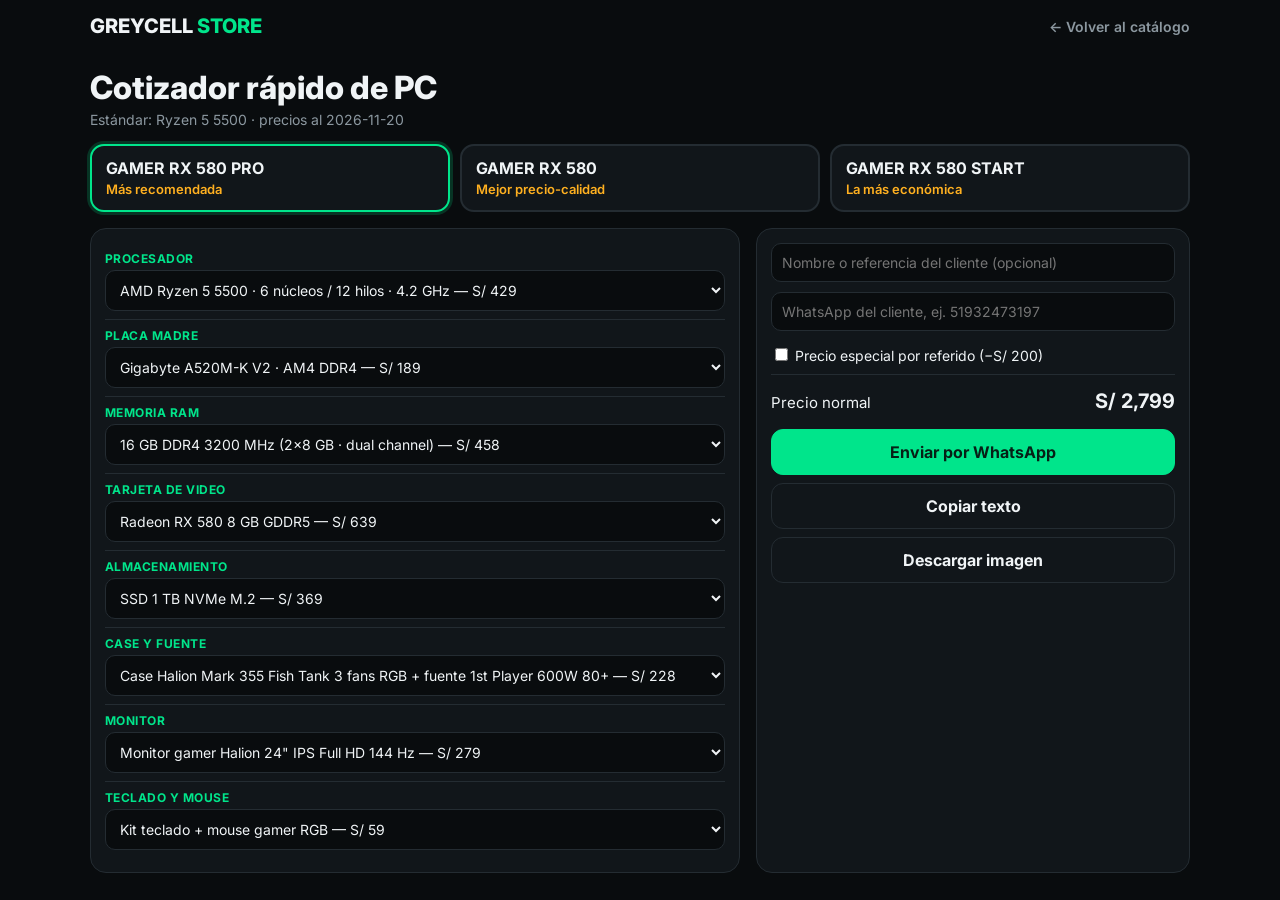
<file: cotizador.html>
<!DOCTYPE html>
<html lang="es">
<head>
<meta charset="UTF-8">
<meta name="viewport" content="width=device-width, initial-scale=1.0">
<title>Cotizador de PC · GreyCell Store</title>
<meta name="description" content="Arma y cotiza tu PC gamer con Ryzen 5 5500 en GreyCell Store. Precio al instante y envío por WhatsApp.">
<link rel="preconnect" href="https://fonts.googleapis.com">
<link href="https://fonts.googleapis.com/css2?family=Inter:wght@400;600;700;800&display=swap" rel="stylesheet">
<link rel="stylesheet" href="catalogo-taller.css">
<style>
  body{margin:0;background:#090c0e;color:#f0f4f6;font-family:Inter,-apple-system,sans-serif}
  .top{display:flex;justify-content:space-between;align-items:center;padding:14px 16px;max-width:1100px;margin:0 auto}
  .top a{color:#f0f4f6;text-decoration:none;font-weight:800;font-size:20px}.top a span{color:#00e58b}
  .top .vol{font-weight:600;font-size:14px;color:#8c98a0}
</style>
</head>
<body>
<header class="top"><a href="index.html">GREYCELL <span>STORE</span></a><a class="vol" href="index.html">← Volver al catálogo</a></header>
<main id="cotizador"></main>
<script src="cotizador-data.js"></script>
<script src="catalogo-taller.js"></script>
</body>
</html>
</file>
<file: catalogo-taller.css>
/* Cotizador GreyCell: estilos con prefijo .ct-* (sin choques con el panel GSM) */
.ct{--ct-bg:#090c0e;--ct-card:#11161a;--ct-line:#242c32;--ct-mint:#00e58b;--ct-amber:#ffb020;--ct-tx:#f0f4f6;--ct-mut:#8c98a0;
  color:var(--ct-tx);font-family:Inter,-apple-system,"Segoe UI",sans-serif;max-width:1100px;margin:0 auto;padding:16px}
.ct-tit{margin:0;font-size:clamp(22px,4vw,32px);font-weight:800}
.ct-sub{margin:4px 0 16px;color:var(--ct-mut);font-size:14px}
.ct-combos{display:grid;grid-template-columns:repeat(auto-fit,minmax(200px,1fr));gap:10px;margin-bottom:16px}
.ct-combo{background:var(--ct-card);border:2px solid var(--ct-line);border-radius:14px;color:var(--ct-tx);padding:12px 14px;text-align:left;cursor:pointer;font:inherit}
.ct-combo strong{display:block;font-size:16px}.ct-combo span{color:var(--ct-amber);font-size:13px;font-weight:600}
.ct-combo.ct-on{border-color:var(--ct-mint);box-shadow:0 0 0 3px rgba(0,229,139,.18)}
.ct-grid{display:grid;grid-template-columns:1.5fr 1fr;gap:16px}
@media (max-width:820px){.ct-grid{grid-template-columns:1fr}}
.ct-lista,.ct-lado{background:var(--ct-card);border:1px solid var(--ct-line);border-radius:16px;padding:14px}
.ct-fila{display:block;padding:8px 0;border-bottom:1px solid var(--ct-line)}.ct-fila:last-child{border-bottom:0}
.ct-cat{display:block;color:var(--ct-mint);font-size:12px;font-weight:700;text-transform:uppercase;letter-spacing:.04em;margin-bottom:4px}
.ct-sel,.ct-in{width:100%;box-sizing:border-box;background:var(--ct-bg);color:var(--ct-tx);border:1px solid var(--ct-line);border-radius:10px;padding:10px;font:inherit;font-size:14px}
.ct-in{margin-bottom:10px}
.ct-chk{display:block;margin:4px 0 10px;font-size:14px;cursor:pointer}
.ct-aviso{color:var(--ct-amber);font-size:13px;min-height:0;margin:0 0 8px}
.ct-tot{border-top:1px solid var(--ct-line);padding-top:10px}
.ct-l{display:flex;justify-content:space-between;align-items:baseline;padding:4px 0;font-size:15px}
.ct-l b{font-size:20px}.ct-esp b{font-size:30px;color:var(--ct-mint)}.ct-tach{text-decoration:line-through;color:var(--ct-mut)}
.ct-adm{color:var(--ct-mut);font-size:13px}.ct-adm b{font-size:16px;color:var(--ct-tx)}.ct-mal{color:#ff5c5c!important}
.ct-acc{display:grid;gap:8px;margin-top:12px}
.ct-btn{background:transparent;border:1px solid var(--ct-line);color:var(--ct-tx);border-radius:12px;padding:12px;font:inherit;font-weight:700;cursor:pointer}
.ct-pri{background:var(--ct-mint);border-color:var(--ct-mint);color:#062016}
</file>
